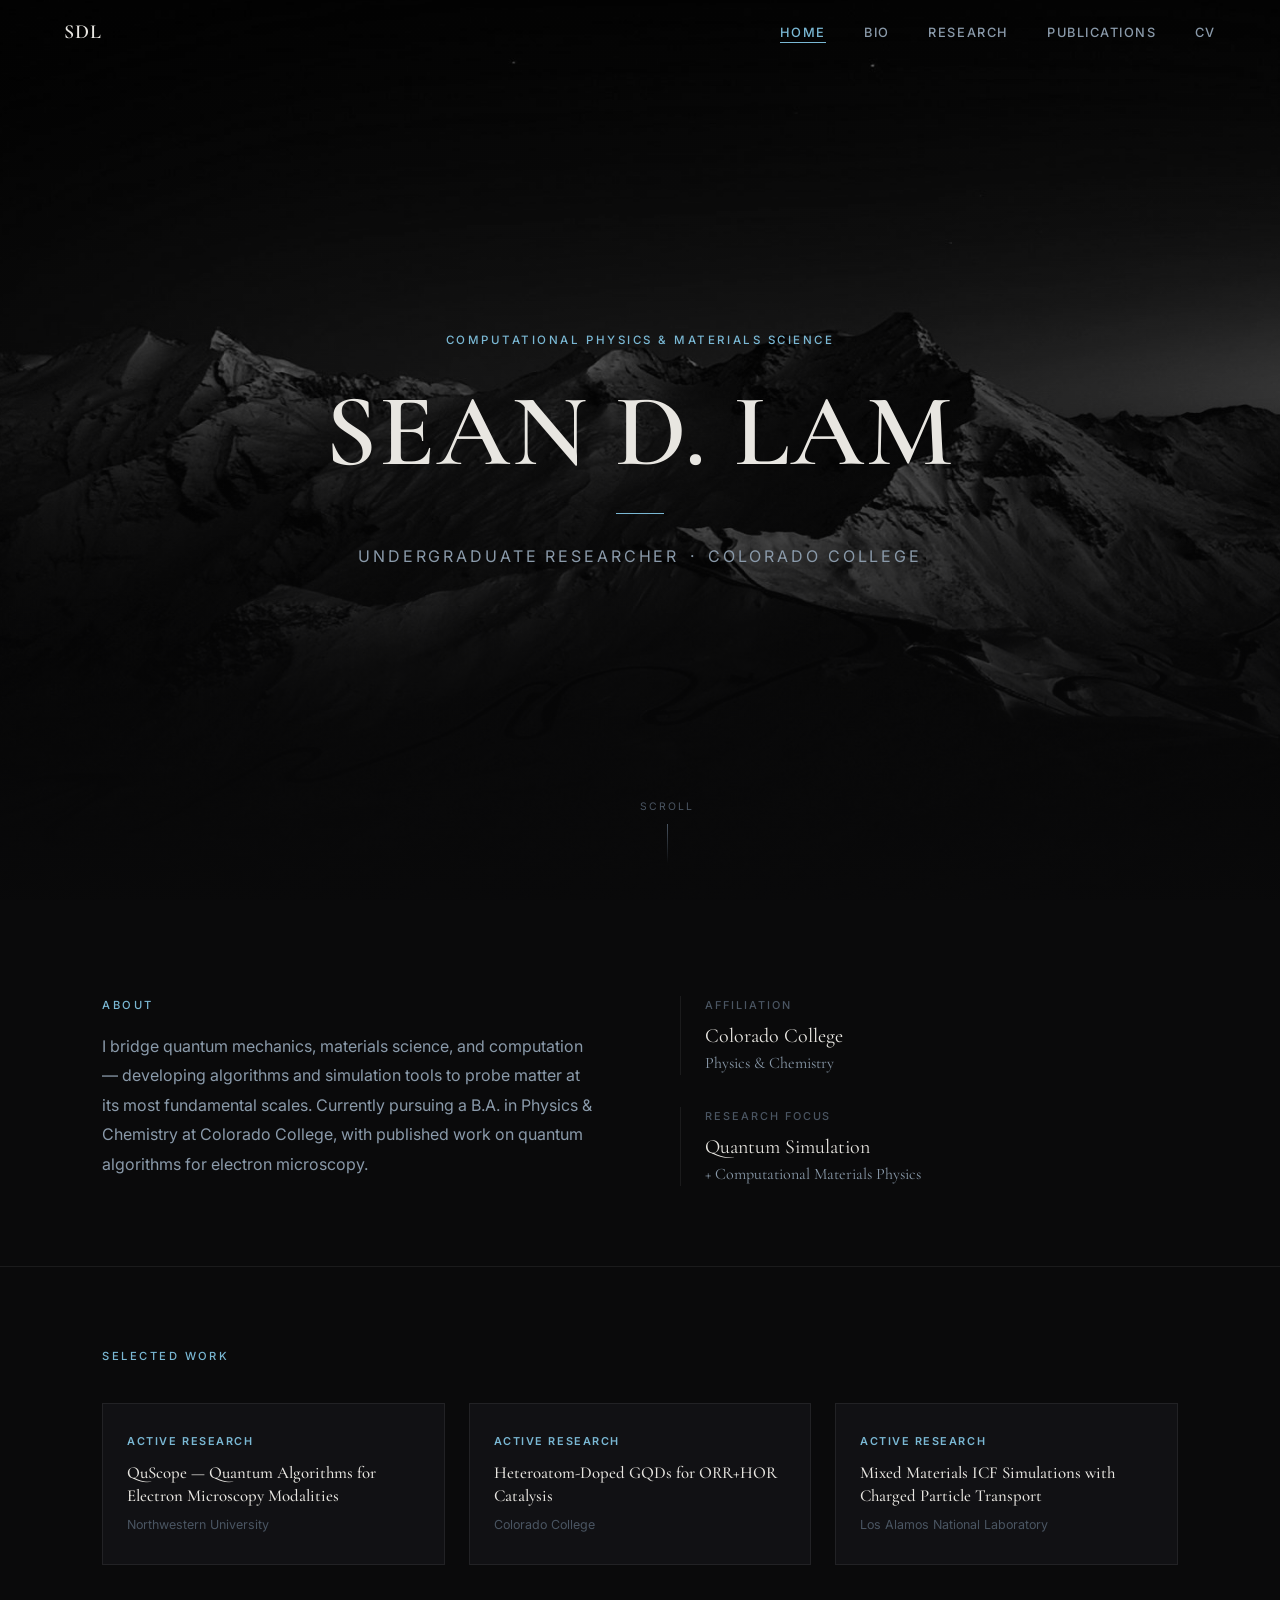
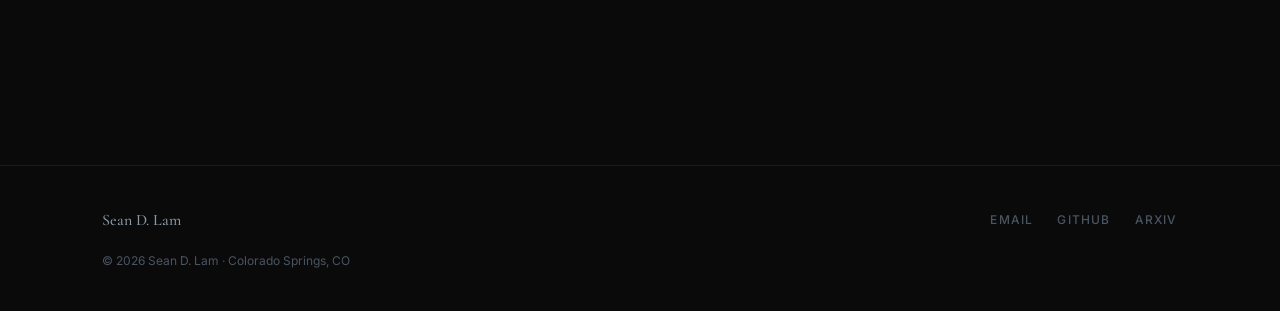
<file: index.html>
<!DOCTYPE html>
<html lang="en">
<head>
  <meta charset="UTF-8" />
  <meta name="viewport" content="width=device-width, initial-scale=1.0" />
  <title>Sean D. Lam</title>
  <meta name="description" content="Sean — computational physics researcher, quantum simulation, and materials science." />

  <!-- Google Fonts -->
  <link rel="preconnect" href="https://fonts.googleapis.com" />
  <link rel="preconnect" href="https://fonts.gstatic.com" crossorigin />
  <link href="https://fonts.googleapis.com/css2?family=Cormorant+Garamond:ital,wght@0,400;0,500;0,600;1,400&family=Inter:wght@300;400;500&family=JetBrains+Mono:wght@400;500&display=swap" rel="stylesheet" />

  <link rel="stylesheet" href="style.css" />
</head>
<body>

  <!-- ── Navigation ──────────────────────────────────────── -->
  <nav class="nav">
    <a href="index.html" class="nav-logo">SDL</a>
    <ul class="nav-links">
      <li><a href="index.html"        class="nav-link">Home</a></li>
      <li><a href="bio.html"          class="nav-link">Bio</a></li>
      <li><a href="research.html"     class="nav-link">Research</a></li>
      <li><a href="publications.html" class="nav-link">Publications</a></li>
      <li><a href="cv.html"           class="nav-link">CV</a></li>
    </ul>
    <button class="nav-toggle" aria-label="Toggle menu">
      <span></span><span></span><span></span>
    </button>
  </nav>

  <!-- Mobile drawer -->
  <div class="nav-drawer" role="dialog" aria-modal="true" aria-label="Navigation menu">
    <ul>
      <li><a href="index.html"        class="nav-link">Home</a></li>
      <li><a href="bio.html"          class="nav-link">Bio</a></li>
      <li><a href="research.html"     class="nav-link">Research</a></li>
      <li><a href="publications.html" class="nav-link">Publications</a></li>
      <li><a href="cv.html"           class="nav-link">CV</a></li>
    </ul>
  </div>

  <!-- ── Hero ─────────────────────────────────────────────── -->
  <main>
    <section class="hero">
      <div class="hero-bg" role="img" aria-label="Night mountain landscape"></div>
      <div class="hero-overlay"></div>

      <div class="hero-content">
        <p class="hero-eyebrow">Computational Physics &amp; Materials Science</p>
        <h1 class="hero-name">SEAN D. LAM</h1>
        <div class="hero-rule"></div>
        <p class="hero-title">Undergraduate Researcher&ensp;·&ensp;Colorado College</p>
      </div>

      <div class="hero-scroll" aria-hidden="true">
        <span>Scroll</span>
        <div class="scroll-line"></div>
      </div>
    </section>

    <!-- ── Brief intro below hero ──────────────────────────── -->
    <section style="
      padding: 96px clamp(24px, 8vw, 120px) 80px;
      display: grid;
      grid-template-columns: 1fr 1fr;
      gap: 48px 80px;
      border-bottom: 1px solid var(--border);
    " class="home-intro">
      <div>
        <p class="page-label">About</p>
        <p style="color: var(--text-secondary); line-height: 1.85; font-size: 1rem;">
          I bridge quantum mechanics, materials science, and computation — developing algorithms and simulation tools to probe matter at its most fundamental scales.
          Currently pursuing a B.A. in Physics &amp; Chemistry at Colorado College, with published work on quantum algorithms for electron microscopy.
        </p>
      </div>
      <div style="display: flex; flex-direction: column; gap: 32px;">
        <div style="border-left: 1px solid var(--border); padding-left: 24px;">
          <div class="bio-stat-label">Affiliation</div>
          <div style="font-family: var(--font-display); font-size: 1.25rem; color: var(--text-primary); line-height: 1.3;">Colorado College<br><span style="font-size: 1rem; color: var(--text-secondary);">Physics &amp; Chemistry</span></div>
        </div>
        <div style="border-left: 1px solid var(--border); padding-left: 24px;">
          <div class="bio-stat-label">Research Focus</div>
          <div style="font-family: var(--font-display); font-size: 1.25rem; color: var(--text-primary); line-height: 1.3;">Quantum Simulation<br><span style="font-size: 1rem; color: var(--text-secondary);">+ Computational Materials Physics</span></div>
        </div>
      </div>
    </section>

    <!-- ── Featured work ───────────────────────────────────── -->
    <section style="padding: 80px clamp(24px, 8vw, 120px);">
      <p class="page-label">Selected Work</p>
      <div style="display: grid; grid-template-columns: repeat(auto-fill, minmax(280px, 1fr)); gap: 24px; margin-top: 36px;">

        <a href="research.html" class="poster-card" style="display: block;">
          <div class="poster-event">Active Research</div>
          <div class="poster-title">QuScope — Quantum Algorithms for Electron Microscopy Modalities</div>
          <div class="poster-date">Northwestern University</div>
        </a>

        <a href="research.html" class="poster-card" style="display: block;">
          <div class="poster-event">Active Research</div>
          <div class="poster-title">Heteroatom-Doped GQDs for ORR+HOR Catalysis</div>
          <div class="poster-date">Colorado College</div>
        </a>

        <a href="research.html" class="poster-card" style="display: block;">
          <div class="poster-event">Active Research</div>
          <div class="poster-title">Mixed Materials ICF Simulations with Charged Particle Transport</div>
          <div class="poster-date">Los Alamos National Laboratory</div>
        </a>

      </div>
    </section>
  </main>

  <!-- ── Footer ───────────────────────────────────────────── -->
  <footer>
    <span class="footer-name">Sean D. Lam</span>
    <nav class="footer-links">
      <a href="mailto:s_lam2023@coloradocollege.edu"          class="footer-link">Email</a>
      <a href="https://github.com/seanthelam"             class="footer-link" target="_blank" rel="noopener">GitHub</a>
      <a href="https://arxiv.org/abs/2602.13438" class="footer-link" target="_blank" rel="noopener">arXiv</a>
    </nav>
    <span class="footer-copy">© 2026 Sean D. Lam · Colorado Springs, CO</span>
  </footer>

  <script src="nav.js"></script>
  <style>
    @media (max-width: 768px) {
      .home-intro { grid-template-columns: 1fr !important; }
    }
  </style>
</body>
</html>
</file>
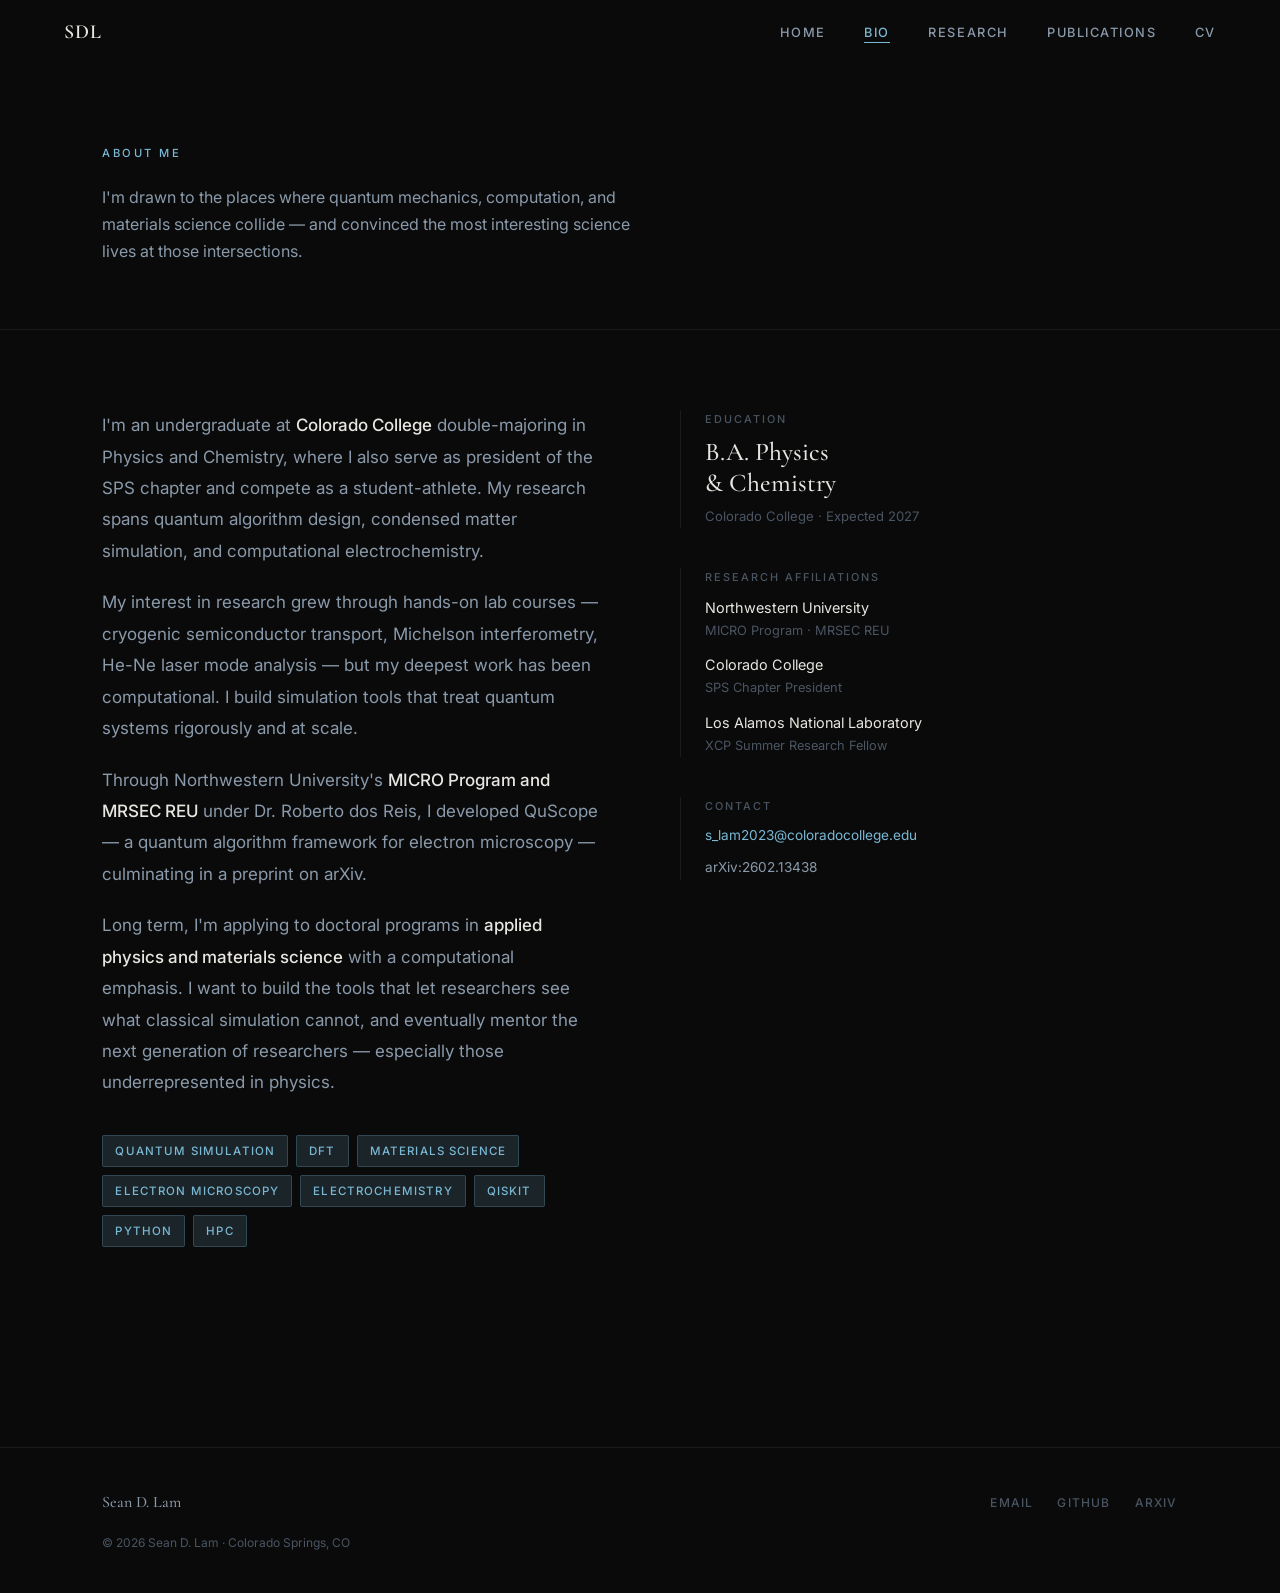
<file: bio.html>
<!DOCTYPE html>
<html lang="en">
<head>
  <meta charset="UTF-8" />
  <meta name="viewport" content="width=device-width, initial-scale=1.0" />
  <title>Bio · Sean D. Lam</title>
  <link rel="preconnect" href="https://fonts.googleapis.com" />
  <link rel="preconnect" href="https://fonts.gstatic.com" crossorigin />
  <link href="https://fonts.googleapis.com/css2?family=Cormorant+Garamond:ital,wght@0,400;0,500;0,600;1,400&family=Inter:wght@300;400;500&family=JetBrains+Mono:wght@400;500&display=swap" rel="stylesheet" />
  <link rel="stylesheet" href="style.css" />
</head>
<body>

  <nav class="nav">
    <a href="index.html" class="nav-logo">SDL</a>
    <ul class="nav-links">
      <li><a href="index.html"        class="nav-link">Home</a></li>
      <li><a href="bio.html"          class="nav-link">Bio</a></li>
      <li><a href="research.html"     class="nav-link">Research</a></li>
      <li><a href="publications.html" class="nav-link">Publications</a></li>
      <li><a href="cv.html"           class="nav-link">CV</a></li>
    </ul>
    <button class="nav-toggle" aria-label="Toggle menu">
      <span></span><span></span><span></span>
    </button>
  </nav>

  <div class="nav-drawer" role="dialog" aria-modal="true" aria-label="Navigation menu">
    <ul>
      <li><a href="index.html"        class="nav-link">Home</a></li>
      <li><a href="bio.html"          class="nav-link">Bio</a></li>
      <li><a href="research.html"     class="nav-link">Research</a></li>
      <li><a href="publications.html" class="nav-link">Publications</a></li>
      <li><a href="cv.html"           class="nav-link">CV</a></li>
    </ul>
  </div>

  <div class="page-wrapper">
    <header class="page-hero">
      <p class="page-label">About Me</p>
      <p class="page-subtitle">
        I'm drawn to the places where quantum mechanics, computation, and materials science collide — and convinced the most interesting science lives at those intersections.
      </p>
    </header>

    <main class="page-body">
      <div class="bio-grid">

        <!-- ── Main text ────────────────────────────────── -->
        <div class="bio-text">
          <p>
            I'm an undergraduate at <strong>Colorado College</strong> double-majoring in Physics and Chemistry, where I also serve as president of the SPS chapter and compete as a student-athlete. My research spans quantum algorithm design, condensed matter simulation, and computational electrochemistry.
          </p>
          <p>
            My interest in research grew through hands-on lab courses — cryogenic semiconductor transport, Michelson interferometry, He-Ne laser mode analysis — but my deepest work has been computational. I build simulation tools that treat quantum systems rigorously and at scale.
          </p>
          <p>
            Through Northwestern University's <strong>MICRO Program and MRSEC REU</strong> under Dr. Roberto dos Reis, I developed QuScope — a quantum algorithm framework for electron microscopy — culminating in a preprint on arXiv.
          </p>
          <p>
            Long term, I'm applying to doctoral programs in <strong>applied physics and materials science</strong> with a computational emphasis. I want to build the tools that let researchers see what classical simulation cannot, and eventually mentor the next generation of researchers — especially those underrepresented in physics.
          </p>

          <div class="bio-tags" style="margin-top: 36px;">
            <span class="tag">Quantum Simulation</span>
            <span class="tag">DFT</span>
            <span class="tag">Materials Science</span>
            <span class="tag">Electron Microscopy</span>
            <span class="tag">Electrochemistry</span>
            <span class="tag">Qiskit</span>
            <span class="tag">Python</span>
            <span class="tag">HPC</span>
          </div>
        </div>

        <!-- ── Aside stats ──────────────────────────────── -->
        <div class="bio-aside">

          <div class="bio-stat-block">
            <div class="bio-stat-label">Education</div>
            <div class="bio-stat-value">B.A. Physics<br>&amp; Chemistry</div>
            <p style="font-size: 0.82rem; color: var(--text-muted); margin-top: 6px;">Colorado College · Expected 2027</p>
          </div>

          <div class="bio-stat-block">
            <div class="bio-stat-label">Research Affiliations</div>
            <div style="display: flex; flex-direction: column; gap: 10px; margin-top: 4px;">
              <div>
                <div style="font-size: 0.9rem; color: var(--text-primary);">Northwestern University</div>
                <div style="font-size: 0.8rem; color: var(--text-muted);">MICRO Program · MRSEC REU</div>
              </div>
              <div>
                <div style="font-size: 0.9rem; color: var(--text-primary);">Colorado College</div>
                <div style="font-size: 0.8rem; color: var(--text-muted);">SPS Chapter President</div>
              </div>
              <div>
                <div style="font-size: 0.9rem; color: var(--text-primary);">Los Alamos National Laboratory</div>
                <div style="font-size: 0.8rem; color: var(--text-muted);">XCP Summer Research Fellow</div>
              </div>
            </div>
          </div>

          <div class="bio-stat-block">
            <div class="bio-stat-label">Contact</div>
            <div style="display: flex; flex-direction: column; gap: 8px; margin-top: 4px;">
              <a href="mailto:s_lam2023@coloradocollege.edu" style="font-size: 0.85rem; color: var(--accent); transition: opacity 0.2s;" onmouseover="this.style.opacity=0.7" onmouseout="this.style.opacity=1">
                s_lam2023@coloradocollege.edu
              </a>
              <a href="https://arxiv.org/abs/2602.13438" target="_blank" rel="noopener"
                 style="font-size: 0.85rem; color: var(--text-secondary); transition: color 0.2s;"
                 onmouseover="this.style.color='var(--accent)'" onmouseout="this.style.color='var(--text-secondary)'">
                arXiv:2602.13438
              </a>
            </div>
          </div>

        </div>
      </div>
    </main>
  </div>

  <footer>
    <span class="footer-name">Sean D. Lam</span>
    <nav class="footer-links">
      <a href="mailto:s_lam2023@coloradocollege.edu"           class="footer-link">Email</a>
      <a href="https://github.com/seanthelam"              class="footer-link" target="_blank" rel="noopener">GitHub</a>
      <a href="https://arxiv.org/abs/2602.13438" class="footer-link" target="_blank" rel="noopener">arXiv</a>
    </nav>
    <span class="footer-copy">© 2026 Sean D. Lam · Colorado Springs, CO</span>
  </footer>

  <script src="nav.js"></script>
</body>
</html>
</file>
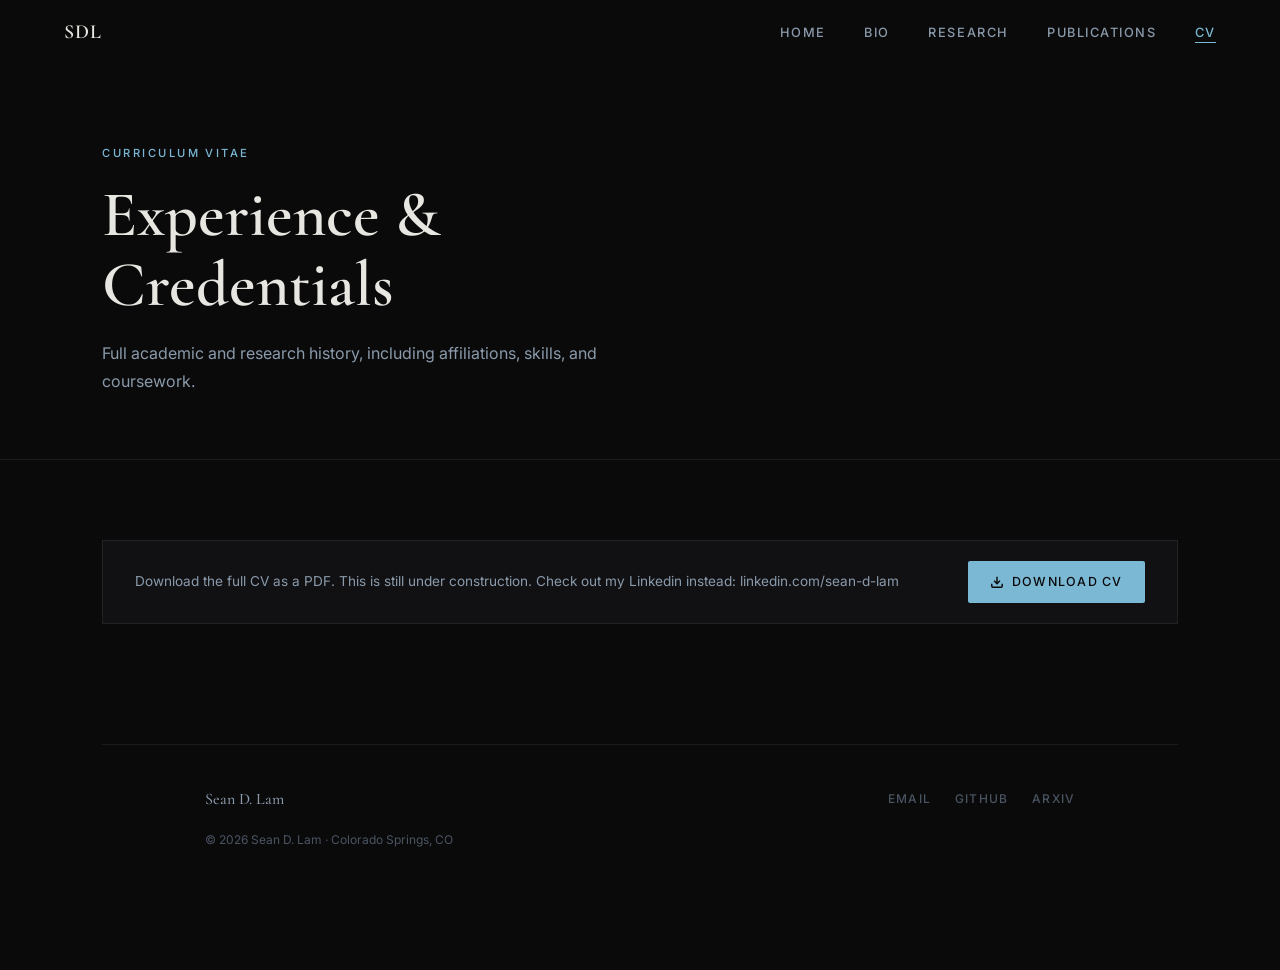
<file: cv.html>
<!DOCTYPE html>
<html lang="en">
<head>
  <meta charset="UTF-8" />
  <meta name="viewport" content="width=device-width, initial-scale=1.0" />
  <title>CV · Sean D. Lam</title>
  <link rel="preconnect" href="https://fonts.googleapis.com" />
  <link rel="preconnect" href="https://fonts.gstatic.com" crossorigin />
  <link href="https://fonts.googleapis.com/css2?family=Cormorant+Garamond:ital,wght@0,400;0,500;0,600;1,400&family=Inter:wght@300;400;500&family=JetBrains+Mono:wght@400;500&display=swap" rel="stylesheet" />
  <link rel="stylesheet" href="style.css" />
</head>
<body>

  <nav class="nav">
    <a href="index.html" class="nav-logo">SDL</a>
    <ul class="nav-links">
      <li><a href="index.html"        class="nav-link">Home</a></li>
      <li><a href="bio.html"          class="nav-link">Bio</a></li>
      <li><a href="research.html"     class="nav-link">Research</a></li>
      <li><a href="publications.html" class="nav-link">Publications</a></li>
      <li><a href="cv.html"           class="nav-link">CV</a></li>
    </ul>
    <button class="nav-toggle" aria-label="Toggle menu">
      <span></span><span></span><span></span>
    </button>
  </nav>

  <div class="nav-drawer" role="dialog" aria-modal="true" aria-label="Navigation menu">
    <ul>
      <li><a href="index.html"        class="nav-link">Home</a></li>
      <li><a href="bio.html"          class="nav-link">Bio</a></li>
      <li><a href="research.html"     class="nav-link">Research</a></li>
      <li><a href="publications.html" class="nav-link">Publications</a></li>
      <li><a href="cv.html"           class="nav-link">CV</a></li>
    </ul>
  </div>

  <div class="page-wrapper">
    <header class="page-hero">
      <p class="page-label">Curriculum Vitae</p>
      <h1 class="page-title">Experience &amp;<br>Credentials</h1>
      <p class="page-subtitle">
        Full academic and research history, including affiliations, skills, and coursework.
      </p>
    </header>

    <main class="page-body">

      <!-- Download bar -->
      <div class="cv-download-bar">
        <span>Download the full CV as a PDF. This is still under construction. Check out my Linkedin instead: linkedin.com/sean-d-lam</span>
        <a href="#" class="btn-primary">
          <svg width="14" height="14" viewBox="0 0 24 24" fill="none" stroke="currentColor" stroke-width="2.5" aria-hidden="true">
            <path d="M21 15v4a2 2 0 0 1-2 2H5a2 2 0 0 1-2-2v-4"/>
            <polyline points="7 10 12 15 17 10"/>
            <line x1="12" y1="15" x2="12" y2="3"/>
          </svg>
          Download CV
        </a>
      </div>

  <footer>
    <span class="footer-name">Sean D. Lam</span>
    <nav class="footer-links">
      <a href="mailto:s_lam2023@coloradocollege.edu"           class="footer-link">Email</a>
      <a href="https://github.com/seanthelam"              class="footer-link" target="_blank" rel="noopener">GitHub</a>
      <a href="https://arxiv.org/abs/2602.13438" class="footer-link" target="_blank" rel="noopener">arXiv</a>
    </nav>
    <span class="footer-copy">© 2026 Sean D. Lam · Colorado Springs, CO</span>
  </footer>

  <script src="nav.js"></script>
</body>
</html>
</file>
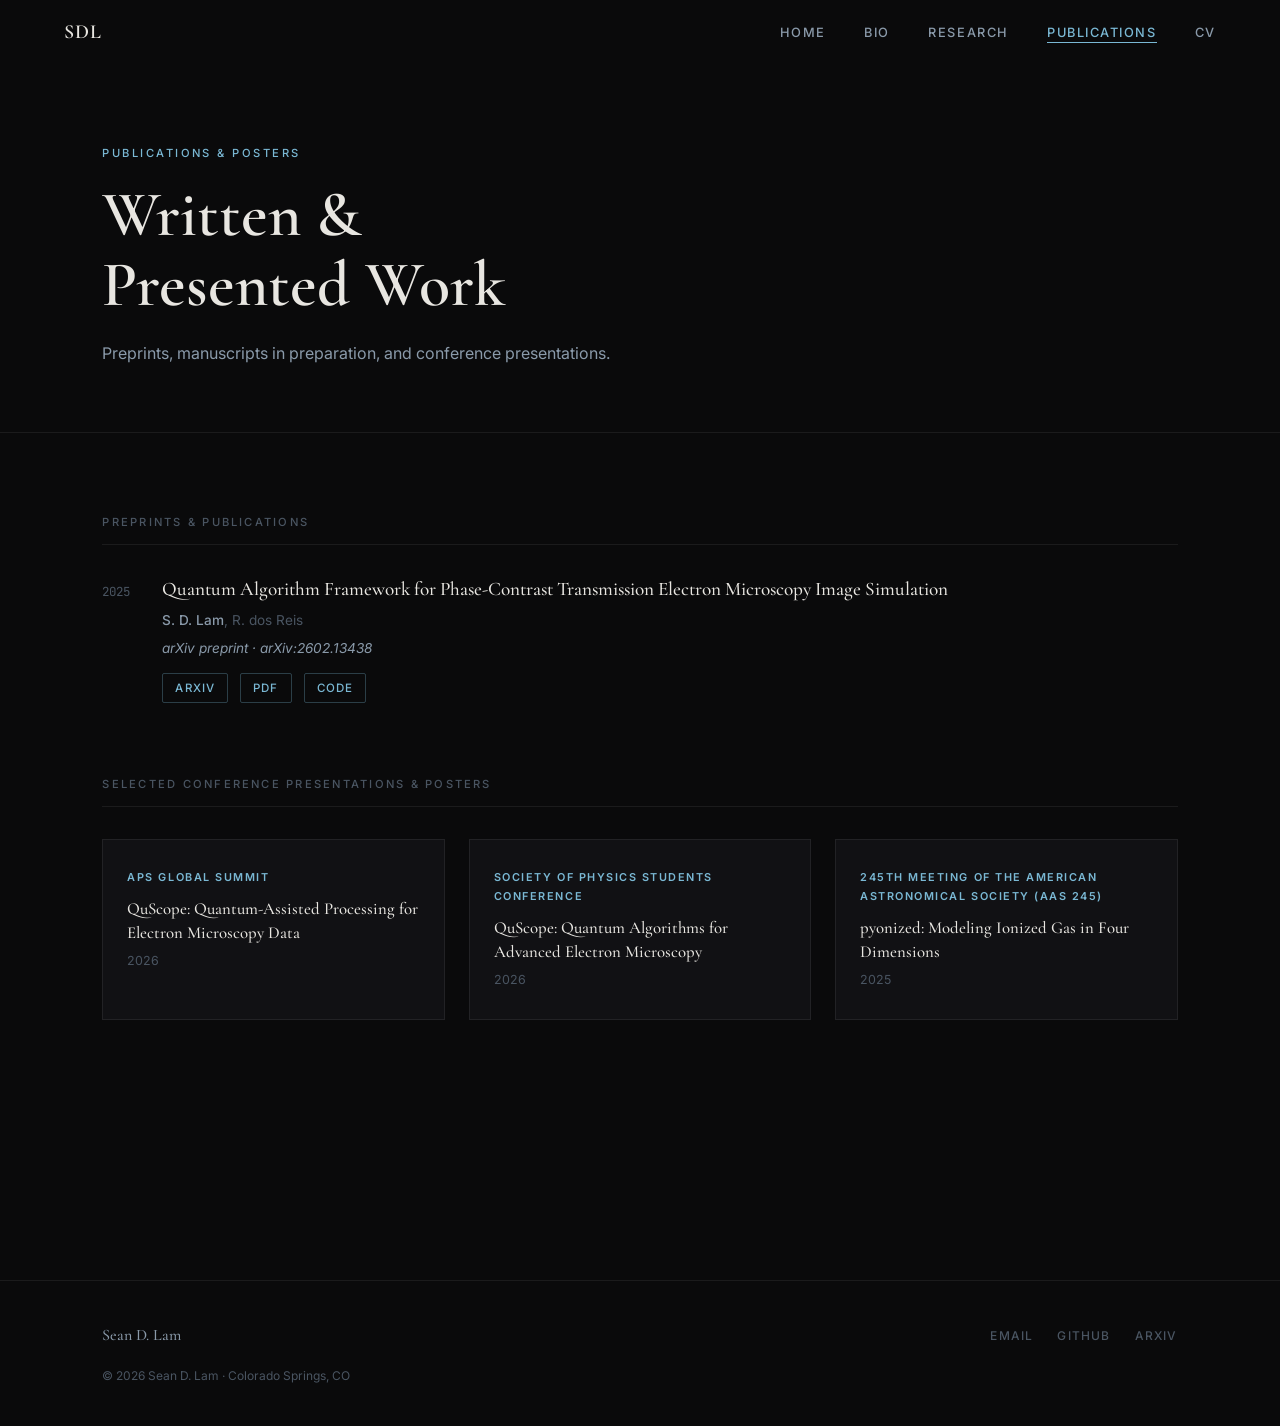
<file: publications.html>
<!DOCTYPE html>
<html lang="en">
<head>
  <meta charset="UTF-8" />
  <meta name="viewport" content="width=device-width, initial-scale=1.0" />
  <title>Publications · Sean D. Lam</title>
  <link rel="preconnect" href="https://fonts.googleapis.com" />
  <link rel="preconnect" href="https://fonts.gstatic.com" crossorigin />
  <link href="https://fonts.googleapis.com/css2?family=Cormorant+Garamond:ital,wght@0,400;0,500;0,600;1,400&family=Inter:wght@300;400;500&family=JetBrains+Mono:wght@400;500&display=swap" rel="stylesheet" />
  <link rel="stylesheet" href="style.css" />
</head>
<body>

  <nav class="nav">
    <a href="index.html" class="nav-logo">SDL</a>
    <ul class="nav-links">
      <li><a href="index.html"        class="nav-link">Home</a></li>
      <li><a href="bio.html"          class="nav-link">Bio</a></li>
      <li><a href="research.html"     class="nav-link">Research</a></li>
      <li><a href="publications.html" class="nav-link">Publications</a></li>
      <li><a href="cv.html"           class="nav-link">CV</a></li>
    </ul>
    <button class="nav-toggle" aria-label="Toggle menu">
      <span></span><span></span><span></span>
    </button>
  </nav>

  <div class="nav-drawer" role="dialog" aria-modal="true" aria-label="Navigation menu">
    <ul>
      <li><a href="index.html"        class="nav-link">Home</a></li>
      <li><a href="bio.html"          class="nav-link">Bio</a></li>
      <li><a href="research.html"     class="nav-link">Research</a></li>
      <li><a href="publications.html" class="nav-link">Publications</a></li>
      <li><a href="cv.html"           class="nav-link">CV</a></li>
    </ul>
  </div>

  <div class="page-wrapper">
    <header class="page-hero">
      <p class="page-label">Publications &amp; Posters</p>
      <h1 class="page-title">Written &amp;<br>Presented Work</h1>
      <p class="page-subtitle">
        Preprints, manuscripts in preparation, and conference presentations.
      </p>
    </header>

    <main class="page-body">

      <!-- ── Preprints ──────────────────────────────────── -->
      <section class="cv-section">
        <h2 class="pub-section-title">Preprints &amp; Publications</h2>
        <div class="pub-list">

          <div class="pub-item">
            <div class="pub-year-col">
              <div class="pub-year">2025</div>
            </div>
            <div class="pub-body">
              <h3 class="pub-title">Quantum Algorithm Framework for Phase-Contrast Transmission Electron Microscopy Image Simulation</h3>
              <p class="pub-authors"><strong>S. D. Lam</strong>, R. dos Reis</p>
              <p class="pub-venue">arXiv preprint · arXiv:2602.13438</p>
              <div class="pub-links">
                <a href="https://arxiv.org/abs/2602.13438" class="pub-link" target="_blank" rel="noopener">arXiv</a>
                <a href="#"                                 class="pub-link">PDF</a>
                <a href="https://github.com/QuScope/QuScope"              class="pub-link" target="_blank" rel="noopener">Code</a>
              </div>
            </div>
          </div>

        </div>
      </section>

      <!-- ── Posters ────────────────────────────────────── -->
      <section class="cv-section">
        <h2 class="pub-section-title">Selected Conference Presentations &amp; Posters</h2>
        <div class="poster-grid">

          <div class="poster-card">
            <div class="poster-event">APS Global Summit</div>
            <div class="poster-title">QuScope: Quantum-Assisted Processing for Electron Microscopy Data</div>
            <div class="poster-date">2026</div>
          </div>

          <div class="poster-card">
            <div class="poster-event">Society of Physics Students Conference</div>
            <div class="poster-title">QuScope: Quantum Algorithms for Advanced Electron Microscopy</div>
            <div class="poster-date">2026</div>
          </div>

          <div class="poster-card">
            <div class="poster-event">245th Meeting of the American Astronomical Society (AAS 245)</div>
            <div class="poster-title">pyonized: Modeling Ionized Gas in Four Dimensions</div>
            <div class="poster-date">2025</div>
          </div>

        </div>
      </section>

    </main>
  </div>

  <footer>
    <span class="footer-name">Sean D. Lam</span>
    <nav class="footer-links">
      <a href="mailto:s_lam2023@coloradocollege.edu"           class="footer-link">Email</a>
      <a href="https://github.com/seanthelam"              class="footer-link" target="_blank" rel="noopener">GitHub</a>
      <a href="https://arxiv.org/abs/2602.13438" class="footer-link" target="_blank" rel="noopener">arXiv</a>
    </nav>
    <span class="footer-copy">© 2026 Sean D. Lam · Colorado Springs, CO</span>
  </footer>

  <script src="nav.js"></script>
</body>
</html>
</file>
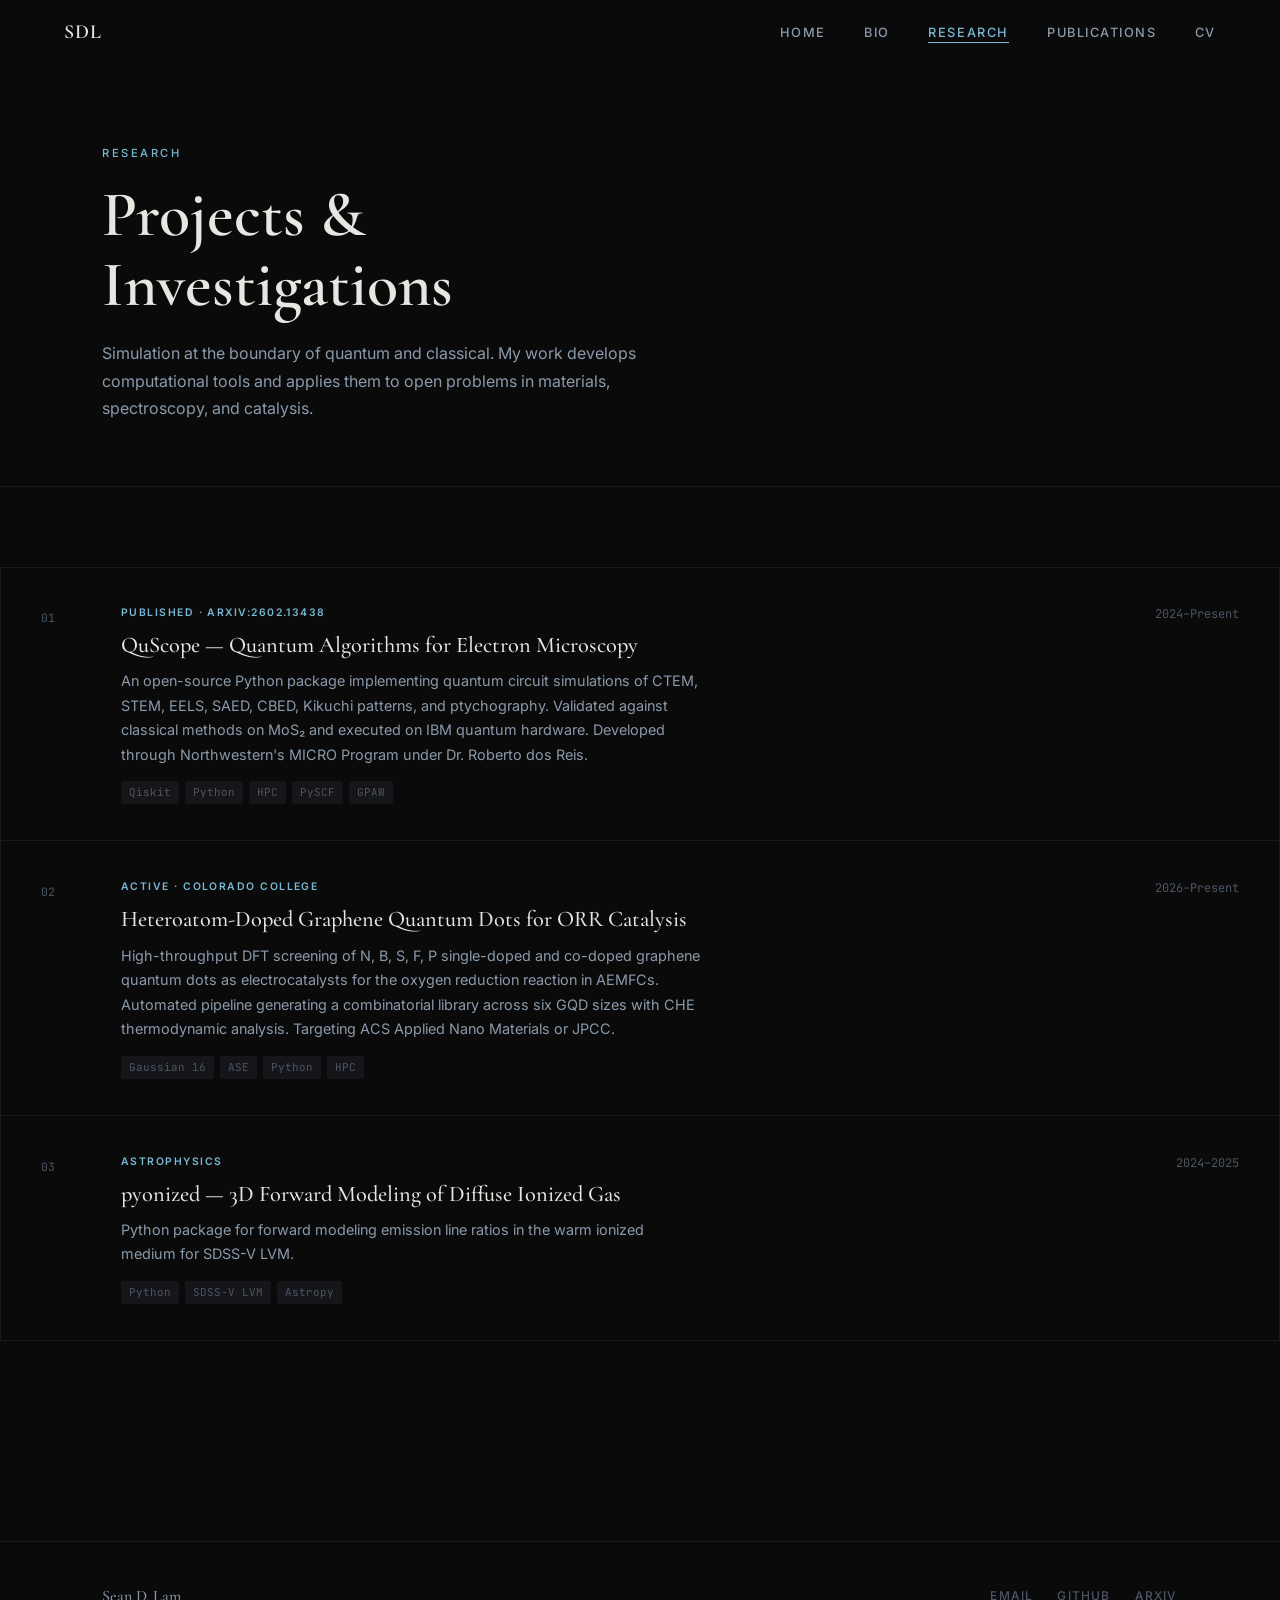
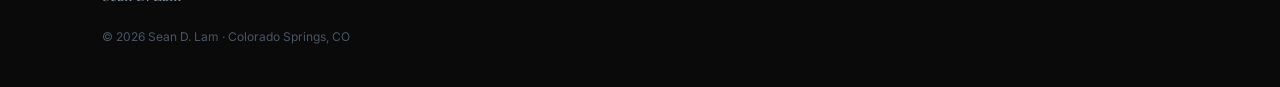
<file: research.html>
<!DOCTYPE html>
<html lang="en">
<head>
  <meta charset="UTF-8" />
  <meta name="viewport" content="width=device-width, initial-scale=1.0" />
  <title>Research · Sean D. Lam</title>
  <link rel="preconnect" href="https://fonts.googleapis.com" />
  <link rel="preconnect" href="https://fonts.gstatic.com" crossorigin />
  <link href="https://fonts.googleapis.com/css2?family=Cormorant+Garamond:ital,wght@0,400;0,500;0,600;1,400&family=Inter:wght@300;400;500&family=JetBrains+Mono:wght@400;500&display=swap" rel="stylesheet" />
  <link rel="stylesheet" href="style.css" />
</head>
<body>

  <nav class="nav">
    <a href="index.html" class="nav-logo">SDL</a>
    <ul class="nav-links">
      <li><a href="index.html"        class="nav-link">Home</a></li>
      <li><a href="bio.html"          class="nav-link">Bio</a></li>
      <li><a href="research.html"     class="nav-link">Research</a></li>
      <li><a href="publications.html" class="nav-link">Publications</a></li>
      <li><a href="cv.html"           class="nav-link">CV</a></li>
    </ul>
    <button class="nav-toggle" aria-label="Toggle menu">
      <span></span><span></span><span></span>
    </button>
  </nav>

  <div class="nav-drawer" role="dialog" aria-modal="true" aria-label="Navigation menu">
    <ul>
      <li><a href="index.html"        class="nav-link">Home</a></li>
      <li><a href="bio.html"          class="nav-link">Bio</a></li>
      <li><a href="research.html"     class="nav-link">Research</a></li>
      <li><a href="publications.html" class="nav-link">Publications</a></li>
      <li><a href="cv.html"           class="nav-link">CV</a></li>
    </ul>
  </div>

  <div class="page-wrapper">
    <header class="page-hero">
      <p class="page-label">Research</p>
      <h1 class="page-title">Projects &amp;<br>Investigations</h1>
      <p class="page-subtitle">
        Simulation at the boundary of quantum and classical. My work develops computational tools and applies them to open problems in materials, spectroscopy, and catalysis.
      </p>
    </header>

    <main class="page-body" style="padding-left: 0; padding-right: 0; max-width: 100%;">

      <div class="research-grid">

        <!-- 1 -->
        <article class="research-item">
          <span class="research-num">01</span>
          <div class="research-content">
            <div class="research-status">Published · arXiv:2602.13438</div>
            <h2 class="research-name">QuScope — Quantum Algorithms for Electron Microscopy</h2>
            <p class="research-desc">
              An open-source Python package implementing quantum circuit simulations of CTEM, STEM, EELS, SAED, CBED, Kikuchi patterns, and ptychography. Validated against classical methods on MoS₂ and executed on IBM quantum hardware. Developed through Northwestern's MICRO Program under Dr. Roberto dos Reis.
            </p>
            <div class="research-tools">
              <span class="research-tool">Qiskit</span>
              <span class="research-tool">Python</span>
              <span class="research-tool">HPC</span>
              <span class="research-tool">PySCF</span>
              <span class="research-tool">GPAW</span>
            </div>
          </div>
          <div class="research-meta">
            <div class="research-year">2024–Present</div>
          </div>
        </article>

        <!-- 2 -->
        <article class="research-item">
          <span class="research-num">02</span>
          <div class="research-content">
            <div class="research-status">Active · Colorado College</div>
            <h2 class="research-name">Heteroatom-Doped Graphene Quantum Dots for ORR Catalysis</h2>
            <p class="research-desc">
              High-throughput DFT screening of N, B, S, F, P single-doped and co-doped graphene quantum dots as electrocatalysts for the oxygen reduction reaction in AEMFCs. Automated pipeline generating a combinatorial library across six GQD sizes with CHE thermodynamic analysis. Targeting ACS Applied Nano Materials or JPCC.
            </p>
            <div class="research-tools">
              <span class="research-tool">Gaussian 16</span>
              <span class="research-tool">ASE</span>
              <span class="research-tool">Python</span>
              <span class="research-tool">HPC</span>
            </div>
          </div>
          <div class="research-meta">
            <div class="research-year">2026–Present</div>
          </div>
        </article>

        <!-- 3 -->
        <article class="research-item">
          <span class="research-num">03</span>
          <div class="research-content">
            <div class="research-status">Astrophysics</div>
            <h2 class="research-name">pyonized — 3D Forward Modeling of Diffuse Ionized Gas</h2>
            <p class="research-desc">
              Python package for forward modeling emission line ratios in the warm ionized medium for SDSS-V LVM.
            </p>
            <div class="research-tools">
              <span class="research-tool">Python</span>
              <span class="research-tool">SDSS-V LVM</span>
              <span class="research-tool">Astropy</span>
            </div>
          </div>
          <div class="research-meta">
            <div class="research-year">2024–2025</div>
          </div>
        </article>

      </div>

    </main>
  </div>

  <footer>
    <span class="footer-name">Sean D. Lam</span>
    <nav class="footer-links">
      <a href="mailto:s_lam2023@coloradocollege.edu"           class="footer-link">Email</a>
      <a href="https://github.com/seanthelam"              class="footer-link" target="_blank" rel="noopener">GitHub</a>
      <a href="https://arxiv.org/abs/2602.13438" class="footer-link" target="_blank" rel="noopener">arXiv</a>
    </nav>
    <span class="footer-copy">© 2026 Sean D. Lam · Colorado Springs, CO</span>
  </footer>

  <script src="nav.js"></script>
</body>
</html>
</file>
<file: style.css>
/* ─────────────────────────────────────────────
   DESIGN TOKENS
───────────────────────────────────────────── */
:root {
  --bg:           #0a0a0b;
  --bg-elevated:  #111114;
  --surface:      #16161a;
  --border:       rgba(255, 255, 255, 0.07);
  --text-primary: #e8e6e1;
  --text-secondary: #8a9aaa;
  --text-muted:   #4a5562;
  --accent:       #7ab8d4;
  --accent-dim:   rgba(122, 184, 212, 0.15);

  --font-display: 'Cormorant Garamond', Georgia, serif;
  --font-body:    'Inter', system-ui, sans-serif;
  --font-mono:    'JetBrains Mono', 'Fira Code', monospace;

  --nav-height:   64px;
  --max-w:        880px;
  --max-w-wide:   1100px;

  --ease-out:     cubic-bezier(0.16, 1, 0.3, 1);
  --ease-in-out:  cubic-bezier(0.45, 0, 0.55, 1);
}

/* ─────────────────────────────────────────────
   RESET & BASE
───────────────────────────────────────────── */
*, *::before, *::after {
  box-sizing: border-box;
  margin: 0;
  padding: 0;
}

html {
  scroll-behavior: smooth;
  -webkit-font-smoothing: antialiased;
  -moz-osx-font-smoothing: grayscale;
}

body {
  background-color: var(--bg);
  color: var(--text-primary);
  font-family: var(--font-body);
  font-size: clamp(15px, 1.6vw, 17px);
  line-height: 1.75;
  min-height: 100vh;
}

img { display: block; max-width: 100%; }
a   { color: inherit; text-decoration: none; }
ul  { list-style: none; }

/* ─────────────────────────────────────────────
   PAGE TRANSITION
───────────────────────────────────────────── */
.page-wrapper {
  opacity: 0;
  transform: translateY(10px);
  animation: fadeUp 0.65s var(--ease-out) forwards;
}

@keyframes fadeUp {
  to { opacity: 1; transform: translateY(0); }
}

/* ─────────────────────────────────────────────
   NAVIGATION
───────────────────────────────────────────── */
.nav {
  position: fixed;
  top: 0;
  left: 0;
  right: 0;
  height: var(--nav-height);
  z-index: 100;
  display: flex;
  align-items: center;
  justify-content: space-between;
  padding: 0 clamp(24px, 5vw, 64px);
  transition: background 0.4s var(--ease-out), backdrop-filter 0.4s;
}

.nav.scrolled {
  background: rgba(10, 10, 11, 0.85);
  backdrop-filter: blur(18px);
  -webkit-backdrop-filter: blur(18px);
  border-bottom: 1px solid var(--border);
}

.nav-logo {
  font-family: var(--font-display);
  font-size: 1.25rem;
  font-weight: 600;
  letter-spacing: 0.04em;
  color: var(--text-primary);
  transition: color 0.25s;
}

.nav-logo:hover { color: var(--accent); }

.nav-links {
  display: flex;
  align-items: center;
  gap: clamp(20px, 3vw, 40px);
}

.nav-link {
  font-family: var(--font-body);
  font-size: 0.8rem;
  font-weight: 500;
  letter-spacing: 0.12em;
  text-transform: uppercase;
  color: var(--text-secondary);
  position: relative;
  padding-bottom: 3px;
  transition: color 0.25s;
}

/* Center-expand underline animation */
.nav-link::after {
  content: '';
  position: absolute;
  bottom: 0;
  left: 50%;
  right: 50%;
  height: 1px;
  background: var(--accent);
  transition: left 0.3s var(--ease-out), right 0.3s var(--ease-out);
}

.nav-link:hover,
.nav-link.active {
  color: var(--text-primary);
}

.nav-link:hover::after,
.nav-link.active::after {
  left: 0;
  right: 0;
}

.nav-link.active {
  color: var(--accent);
}

/* Hamburger */
.nav-toggle {
  display: none;
  flex-direction: column;
  gap: 5px;
  background: none;
  border: none;
  cursor: pointer;
  padding: 4px;
}

.nav-toggle span {
  display: block;
  width: 22px;
  height: 1.5px;
  background: var(--text-primary);
  transition: transform 0.3s var(--ease-out), opacity 0.3s;
  transform-origin: center;
}

.nav-toggle.open span:nth-child(1) { transform: translateY(6.5px) rotate(45deg); }
.nav-toggle.open span:nth-child(2) { opacity: 0; }
.nav-toggle.open span:nth-child(3) { transform: translateY(-6.5px) rotate(-45deg); }

/* Mobile nav drawer */
.nav-drawer {
  display: none;
  position: fixed;
  inset: 0;
  z-index: 99;
  background: rgba(10, 10, 11, 0.97);
  backdrop-filter: blur(24px);
  -webkit-backdrop-filter: blur(24px);
  flex-direction: column;
  align-items: center;
  justify-content: center;
  gap: 40px;
  opacity: 0;
  pointer-events: none;
  transition: opacity 0.35s var(--ease-out);
}

.nav-drawer.open {
  opacity: 1;
  pointer-events: all;
}

.nav-drawer .nav-link {
  font-size: 1.5rem;
  letter-spacing: 0.15em;
  font-family: var(--font-display);
  font-weight: 500;
  text-transform: uppercase;
}

/* ─────────────────────────────────────────────
   HERO — HOME PAGE
───────────────────────────────────────────── */
.hero {
  position: relative;
  height: 100vh;
  min-height: 600px;
  display: flex;
  flex-direction: column;
  align-items: center;
  justify-content: center;
  text-align: center;
  overflow: hidden;
  isolation: isolate;
}

.hero-bg {
  position: absolute;
  inset: 0;
  background-image: url('hero-bg.jpg');
  background-size: cover;
  background-position: center 40%;
  filter: brightness(0.55);
  z-index: -2;
  transform: scale(1.04);
  animation: subtleZoom 22s ease-in-out infinite alternate;
}

@keyframes subtleZoom {
  from { transform: scale(1.04); }
  to   { transform: scale(1.0); }
}

.hero-overlay {
  position: absolute;
  inset: 0;
  background: linear-gradient(
    to bottom,
    rgba(10, 10, 11, 0.0) 0%,
    rgba(10, 10, 11, 0.3) 60%,
    rgba(10, 10, 11, 0.85) 100%
  );
  z-index: -1;
}

.hero-content {
  position: relative;
  z-index: 1;
  max-width: 700px;
  padding: 0 24px;
}

.hero-eyebrow {
  font-family: var(--font-body);
  font-size: 0.72rem;
  font-weight: 500;
  letter-spacing: 0.22em;
  text-transform: uppercase;
  color: var(--accent);
  margin-bottom: 28px;
  opacity: 0;
  animation: fadeUp 0.8s var(--ease-out) 0.3s forwards;
}

.hero-name {
  font-family: var(--font-display);
  font-size: clamp(3.5rem, 8vw, 7rem);
  font-weight: 600;
  letter-spacing: 0.02em;
  line-height: 1.05;
  color: var(--text-primary);
  opacity: 0;
  animation: fadeUp 0.9s var(--ease-out) 0.5s forwards;
}

.hero-rule {
  width: 48px;
  height: 1px;
  background: var(--accent);
  margin: 28px auto;
  opacity: 0;
  animation: fadeUp 0.8s var(--ease-out) 0.7s forwards;
}

.hero-title {
  font-family: var(--font-body);
  font-size: clamp(0.85rem, 1.5vw, 1rem);
  font-weight: 400;
  letter-spacing: 0.18em;
  text-transform: uppercase;
  color: var(--text-secondary);
  opacity: 0;
  animation: fadeUp 0.8s var(--ease-out) 0.85s forwards;
}

.hero-scroll {
  position: absolute;
  bottom: 36px;
  left: 50%;
  transform: translateX(-50%);
  display: flex;
  flex-direction: column;
  align-items: center;
  gap: 8px;
  opacity: 0;
  animation: fadeUp 0.8s var(--ease-out) 1.3s forwards;
}

.hero-scroll span {
  font-size: 0.65rem;
  letter-spacing: 0.2em;
  text-transform: uppercase;
  color: var(--text-muted);
}

.scroll-line {
  width: 1px;
  height: 40px;
  background: linear-gradient(to bottom, var(--text-muted), transparent);
  animation: scrollPulse 2.5s ease-in-out infinite;
}

@keyframes scrollPulse {
  0%, 100% { opacity: 0.4; transform: scaleY(1); }
  50%       { opacity: 1;   transform: scaleY(1.2); }
}

/* ─────────────────────────────────────────────
   CONTENT PAGES — SHARED LAYOUT
───────────────────────────────────────────── */
.page-hero {
  padding-top: calc(var(--nav-height) + 80px);
  padding-bottom: 64px;
  padding-left: clamp(24px, 8vw, 120px);
  padding-right: clamp(24px, 8vw, 120px);
  border-bottom: 1px solid var(--border);
}

.page-label {
  font-size: 0.7rem;
  font-weight: 500;
  letter-spacing: 0.22em;
  text-transform: uppercase;
  color: var(--accent);
  margin-bottom: 16px;
}

.page-title {
  font-family: var(--font-display);
  font-size: clamp(2.4rem, 5vw, 4.5rem);
  font-weight: 600;
  line-height: 1.1;
  color: var(--text-primary);
  max-width: 600px;
}

.page-subtitle {
  margin-top: 20px;
  color: var(--text-secondary);
  max-width: 560px;
  font-size: 1rem;
  line-height: 1.7;
}

.page-body {
  padding: 80px clamp(24px, 8vw, 120px);
  max-width: calc(var(--max-w-wide) + 240px);
}

/* ─────────────────────────────────────────────
   BIO PAGE
───────────────────────────────────────────── */
.bio-grid {
  display: grid;
  grid-template-columns: 1fr 1fr;
  gap: 64px 80px;
  align-items: start;
}

.bio-text p {
  color: var(--text-secondary);
  line-height: 1.85;
  margin-bottom: 20px;
}

.bio-text p:last-child { margin-bottom: 0; }

.bio-text strong {
  color: var(--text-primary);
  font-weight: 500;
}

.bio-aside {
  display: flex;
  flex-direction: column;
  gap: 40px;
}

.bio-stat-block {
  border-left: 1px solid var(--border);
  padding-left: 24px;
}

.bio-stat-label {
  font-size: 0.68rem;
  font-weight: 500;
  letter-spacing: 0.18em;
  text-transform: uppercase;
  color: var(--text-muted);
  margin-bottom: 8px;
}

.bio-stat-value {
  font-family: var(--font-display);
  font-size: 1.6rem;
  font-weight: 500;
  color: var(--text-primary);
  line-height: 1.2;
}

.bio-tags {
  display: flex;
  flex-wrap: wrap;
  gap: 8px;
  margin-top: 40px;
}

.tag {
  font-size: 0.72rem;
  font-weight: 500;
  letter-spacing: 0.1em;
  text-transform: uppercase;
  color: var(--accent);
  border: 1px solid rgba(122, 184, 212, 0.25);
  padding: 5px 12px;
  border-radius: 2px;
  background: var(--accent-dim);
  transition: background 0.2s, border-color 0.2s;
}

.tag:hover {
  background: rgba(122, 184, 212, 0.22);
  border-color: rgba(122, 184, 212, 0.5);
}

/* ─────────────────────────────────────────────
   RESEARCH PAGE
───────────────────────────────────────────── */
.research-grid {
  display: flex;
  flex-direction: column;
  gap: 1px;
  border: 1px solid var(--border);
}

.research-item {
  display: grid;
  grid-template-columns: 48px 1fr auto;
  gap: 0 32px;
  align-items: start;
  padding: 36px 40px;
  background: var(--bg);
  border-bottom: 1px solid var(--border);
  transition: background 0.25s;
  cursor: default;
}

.research-item:last-child { border-bottom: none; }

.research-item:hover {
  background: var(--bg-elevated);
}

.research-num {
  font-family: var(--font-mono);
  font-size: 0.72rem;
  color: var(--text-muted);
  padding-top: 4px;
}

.research-content {}

.research-status {
  font-size: 0.65rem;
  font-weight: 600;
  letter-spacing: 0.14em;
  text-transform: uppercase;
  color: var(--accent);
  margin-bottom: 8px;
}

.research-name {
  font-family: var(--font-display);
  font-size: 1.4rem;
  font-weight: 500;
  color: var(--text-primary);
  line-height: 1.3;
  margin-bottom: 10px;
}

.research-desc {
  font-size: 0.9rem;
  color: var(--text-secondary);
  line-height: 1.7;
  max-width: 580px;
}

.research-tools {
  display: flex;
  flex-wrap: wrap;
  gap: 6px;
  margin-top: 14px;
}

.research-tool {
  font-family: var(--font-mono);
  font-size: 0.68rem;
  color: var(--text-muted);
  background: var(--surface);
  padding: 2px 8px;
  border-radius: 2px;
}

.research-meta {
  text-align: right;
  min-width: 100px;
}

.research-year {
  font-family: var(--font-mono);
  font-size: 0.75rem;
  color: var(--text-muted);
}

/* ─────────────────────────────────────────────
   PUBLICATIONS PAGE
───────────────────────────────────────────── */
.pub-section-title {
  font-size: 0.7rem;
  font-weight: 500;
  letter-spacing: 0.2em;
  text-transform: uppercase;
  color: var(--text-muted);
  margin-bottom: 32px;
  padding-bottom: 12px;
  border-bottom: 1px solid var(--border);
}

.pub-list {
  display: flex;
  flex-direction: column;
  gap: 40px;
  margin-bottom: 72px;
}

.pub-item {
  display: grid;
  grid-template-columns: auto 1fr;
  gap: 0 32px;
}

.pub-year-col {
  padding-top: 4px;
}

.pub-year {
  font-family: var(--font-mono);
  font-size: 0.78rem;
  color: var(--text-muted);
  white-space: nowrap;
}

.pub-body {}

.pub-title {
  font-family: var(--font-display);
  font-size: 1.2rem;
  font-weight: 500;
  color: var(--text-primary);
  line-height: 1.35;
  margin-bottom: 6px;
}

.pub-authors {
  font-size: 0.85rem;
  color: var(--text-muted);
  margin-bottom: 4px;
}

.pub-authors strong {
  color: var(--text-secondary);
  font-weight: 500;
}

.pub-venue {
  font-size: 0.85rem;
  color: var(--text-secondary);
  font-style: italic;
  margin-bottom: 12px;
}

.pub-links {
  display: flex;
  gap: 12px;
  flex-wrap: wrap;
}

.pub-link {
  font-size: 0.72rem;
  font-weight: 500;
  letter-spacing: 0.1em;
  text-transform: uppercase;
  color: var(--accent);
  border: 1px solid rgba(122, 184, 212, 0.3);
  padding: 4px 12px;
  border-radius: 2px;
  transition: background 0.2s, border-color 0.2s;
}

.pub-link:hover {
  background: var(--accent-dim);
  border-color: rgba(122, 184, 212, 0.6);
}

/* Poster grid */
.poster-grid {
  display: grid;
  grid-template-columns: repeat(auto-fill, minmax(260px, 1fr));
  gap: 24px;
}

.poster-card {
  background: var(--bg-elevated);
  border: 1px solid var(--border);
  padding: 28px 24px;
  transition: border-color 0.25s, transform 0.25s var(--ease-out);
}

.poster-card:hover {
  border-color: rgba(122, 184, 212, 0.3);
  transform: translateY(-3px);
}

.poster-event {
  font-size: 0.68rem;
  font-weight: 600;
  letter-spacing: 0.14em;
  text-transform: uppercase;
  color: var(--accent);
  margin-bottom: 10px;
}

.poster-title {
  font-family: var(--font-display);
  font-size: 1.05rem;
  font-weight: 500;
  color: var(--text-primary);
  line-height: 1.4;
  margin-bottom: 6px;
}

.poster-date {
  font-size: 0.78rem;
  color: var(--text-muted);
}

/* ─────────────────────────────────────────────
   CV PAGE
───────────────────────────────────────────── */
.cv-download-bar {
  display: flex;
  align-items: center;
  justify-content: space-between;
  padding: 20px 32px;
  background: var(--bg-elevated);
  border: 1px solid var(--border);
  margin-bottom: 64px;
}

.cv-download-bar span {
  font-size: 0.85rem;
  color: var(--text-secondary);
}

.btn-primary {
  display: inline-flex;
  align-items: center;
  gap: 8px;
  font-family: var(--font-body);
  font-size: 0.78rem;
  font-weight: 500;
  letter-spacing: 0.1em;
  text-transform: uppercase;
  color: var(--bg);
  background: var(--accent);
  padding: 10px 22px;
  border: none;
  border-radius: 2px;
  cursor: pointer;
  transition: opacity 0.2s, transform 0.2s;
  text-decoration: none;
}

.btn-primary:hover { opacity: 0.88; transform: translateY(-1px); }

.cv-section {
  margin-bottom: 60px;
}

.cv-section-title {
  font-size: 0.7rem;
  font-weight: 500;
  letter-spacing: 0.2em;
  text-transform: uppercase;
  color: var(--text-muted);
  margin-bottom: 28px;
  padding-bottom: 12px;
  border-bottom: 1px solid var(--border);
}

.cv-item {
  display: grid;
  grid-template-columns: 160px 1fr;
  gap: 0 40px;
  margin-bottom: 32px;
  padding-bottom: 32px;
  border-bottom: 1px solid var(--border);
}

.cv-item:last-child {
  margin-bottom: 0;
  padding-bottom: 0;
  border-bottom: none;
}

.cv-date {
  font-family: var(--font-mono);
  font-size: 0.75rem;
  color: var(--text-muted);
  padding-top: 4px;
  white-space: nowrap;
}

.cv-role {
  font-family: var(--font-display);
  font-size: 1.15rem;
  font-weight: 500;
  color: var(--text-primary);
  line-height: 1.3;
  margin-bottom: 4px;
}

.cv-place {
  font-size: 0.85rem;
  color: var(--accent);
  margin-bottom: 8px;
}

.cv-detail {
  font-size: 0.88rem;
  color: var(--text-muted);
  line-height: 1.7;
}

/* Skills grid */
.skills-grid {
  display: grid;
  grid-template-columns: repeat(auto-fill, minmax(200px, 1fr));
  gap: 24px;
}

.skill-group {
  background: var(--bg-elevated);
  border: 1px solid var(--border);
  padding: 20px 22px;
}

.skill-group-label {
  font-size: 0.65rem;
  font-weight: 600;
  letter-spacing: 0.18em;
  text-transform: uppercase;
  color: var(--accent);
  margin-bottom: 12px;
}

.skill-group-items {
  font-size: 0.85rem;
  color: var(--text-secondary);
  line-height: 1.8;
}

/* ─────────────────────────────────────────────
   FOOTER
───────────────────────────────────────────── */
footer {
  margin-top: 120px;
  padding: 40px clamp(24px, 8vw, 120px);
  border-top: 1px solid var(--border);
  display: flex;
  align-items: center;
  justify-content: space-between;
  flex-wrap: wrap;
  gap: 16px;
}

.footer-name {
  font-family: var(--font-display);
  font-size: 1rem;
  font-weight: 500;
  color: var(--text-secondary);
}

.footer-links {
  display: flex;
  gap: 24px;
}

.footer-link {
  font-size: 0.75rem;
  font-weight: 500;
  letter-spacing: 0.1em;
  text-transform: uppercase;
  color: var(--text-muted);
  transition: color 0.2s;
}

.footer-link:hover { color: var(--accent); }

.footer-copy {
  font-size: 0.75rem;
  color: var(--text-muted);
  width: 100%;
}

/* ─────────────────────────────────────────────
   RESPONSIVE
───────────────────────────────────────────── */
@media (max-width: 768px) {
  .nav-links { display: none; }
  .nav-toggle { display: flex; }
  .nav-drawer { display: flex; }

  .bio-grid {
    grid-template-columns: 1fr;
    gap: 48px;
  }

  .research-item {
    grid-template-columns: 1fr;
    gap: 4px;
    padding: 28px 24px;
  }

  .research-num { display: none; }
  .research-meta { text-align: left; margin-top: 12px; }

  .pub-item {
    grid-template-columns: 1fr;
    gap: 8px;
  }

  .pub-year-col { display: none; }

  .cv-item {
    grid-template-columns: 1fr;
    gap: 4px;
  }

  .cv-date { margin-bottom: 4px; }

  .cv-download-bar {
    flex-direction: column;
    align-items: flex-start;
    gap: 16px;
  }

  footer {
    flex-direction: column;
    align-items: flex-start;
    gap: 12px;
  }
}

@media (max-width: 480px) {
  .hero-name { letter-spacing: 0; }
  .page-body { padding: 48px 24px; }
  .page-hero { padding-left: 24px; padding-right: 24px; }
}

/* ─────────────────────────────────────────────
   REDUCED MOTION
───────────────────────────────────────────── */
@media (prefers-reduced-motion: reduce) {
  *, *::before, *::after {
    animation-duration: 0.01ms !important;
    transition-duration: 0.01ms !important;
  }
  .hero-bg { animation: none; transform: scale(1); }
}
</file>
